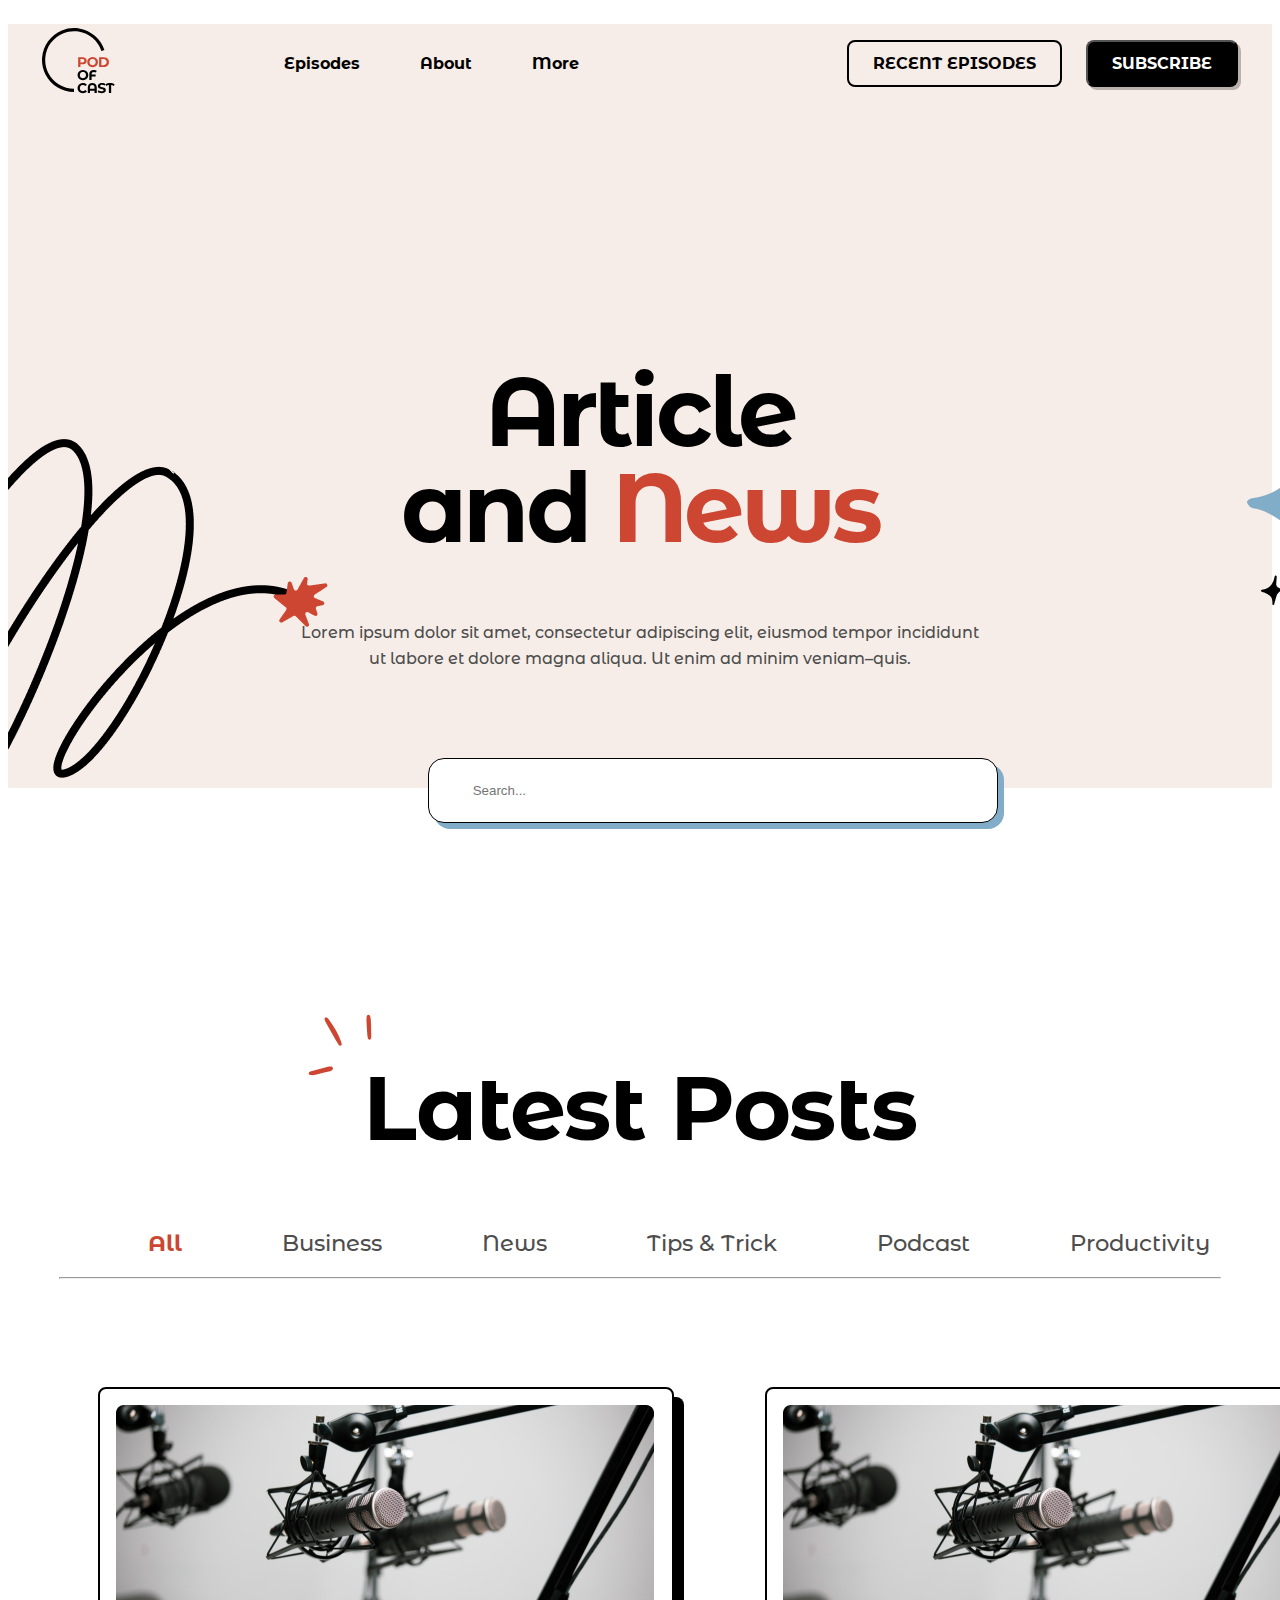
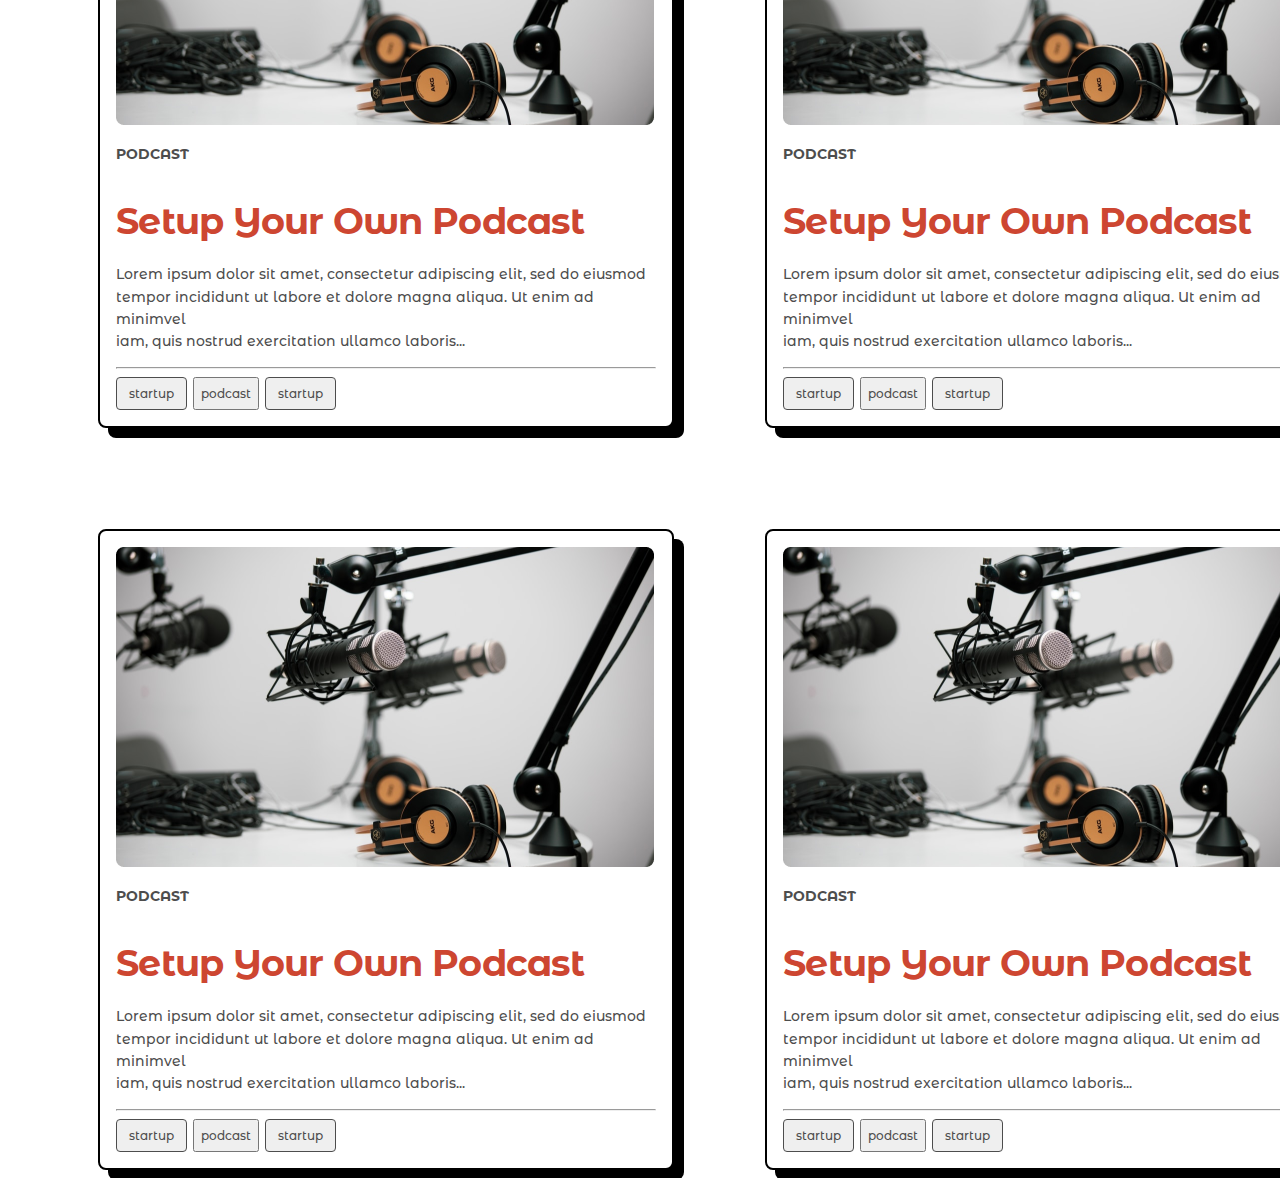
<file: index.html>
<!DOCTYPE html>
<html lang="en">
  <head>
    <meta charset="UTF-8" />
    <meta name="viewport" content="width=device-width, initial-scale=1.0" />
    <link
      rel="stylesheet"
      href="https://cdnjs.cloudflare.com/ajax/libs/font-awesome/6.4.0/css/all.min.css"
      integrity="sha512-iecdLmaskl7CVkqkXNQ/ZH/XLlvWZOJyj7Yy7tcenmpD1ypASozpmT/E0iPtmFIB46ZmdtAc9eNBvH0H/ZpiBw=="
      crossorigin="anonymous"
      referrerpolicy="no-referrer"
    />
    <link rel="stylesheet" href="./css/main.css" />
    <link rel="preconnect" href="https://fonts.googleapis.com" />
    <link rel="preconnect" href="https://fonts.gstatic.com" crossorigin />
    <link
      href="https://fonts.googleapis.com/css2?family=Montserrat+Alternates:ital,wght@0,100;0,200;0,300;0,400;0,500;0,600;0,700;0,800;0,900;1,100;1,200;1,300;1,400;1,500;1,600;1,700;1,800;1,900&display=swap"
      rel="stylesheet"
    />
    <title>Article and News</title>
  </head>
  <body>
    <header class="header">
      <nav class="header__nav container">
        <a class="header__nav-logo" href="#"
          ><img src="./img/logo.svg" alt="logo"
        /></a>
        <ul class="header__nav-list">
          <li class="header__nav-item"><a href="#">Episodes</a></li>
          <li class="header__nav-item"><a href="#">About</a></li>
          <li class="header__nav-item"><a href="#">More</a></li>
        </ul>
        <div class="header__nav-button">
          <button class="button-1"><a href="#"> RECENT EPISODES</a></button>
          <button class="button-2"><a href="#">SUBSCRIBE</a></button>
        </div>
      </nav>
      <div class="header__hero">
        <div class="header__hero-text">
          <h1>
            Article <br />
            and <span> News</span>
          </h1>
          <p>
            Lorem ipsum dolor sit amet, consectetur adipiscing elit, eiusmod
            tempor incididunt <br />
            ut labore et dolore magna aliqua. Ut enim ad minim veniam–quis.
          </p>
        </div>
        <div class="header__hero-img">
          <img class="header__left-img" src="./img/vector.png" alt="left-img" />
          <img
            class="header__right-img"
            src="./img/vector-right.png"
            alt="right-img"
          />
        </div>
        <!-- <form method="get" action="#" class="signup-inp"> -->
        <input type="search" placeholder=" Search..." />
        <!-- </form> -->
      </div>
    </header>
    <main>
      <div class="main-start">
        <div class="title">
          <img class="h2-img" src="./img/Sparkle.svg" alt="sparkle" />
          <h2>Latest Posts</h2>
        </div>
        <ul class="main__list">
          <li class="main__list-item">
            <a href="#"><span>All</span> </a>
          </li>
          <li class="main__list-item"><a href="#">Business</a></li>
          <li class="main__list-item"><a href="#">News</a></li>
          <li class="main__list-item"><a href="#">Tips & Trick</a></li>
          <li class="main__list-item"><a href="#">Podcast</a></li>
          <li class="main__list-item"><a href="#">Productivity</a></li>
        </ul>
        <hr class="hr-1" />
        <div class="grid-container">
        <div class="podcast">
          <div class="podcast__img">
            <img src="./img/img.png" alt="microfo" />
          </div>
          <div class="podcast__text">
            <h3>PODCAST</h3>
            <h2>Setup Your Own Podcast</h2>
            <p>
              Lorem ipsum dolor sit amet, consectetur adipiscing elit, sed do
              eiusmod <br />
              tempor incididunt ut labore et dolore magna aliqua. Ut enim ad
              minimvel <br />
              iam, quis nostrud exercitation ullamco laboris...
            </p>
            <hr class="hr-2" />
          </div>

          <div class="podcast__button">
            <button class="button-1"><a href="#">startup</a></button>
            <button class="button-2"><a href="#">podcast</a></button>
            <button class="button-3"><a href="#">startup</a></button>
          </div>
        </div>

        <div class="podcast">
          <div class="podcast__img">
            <img src="./img/img.png" alt="microfo" />
          </div>
          <div class="podcast__text">
            <h3>PODCAST</h3>
            <h2>Setup Your Own Podcast</h2>
            <p>
              Lorem ipsum dolor sit amet, consectetur adipiscing elit, sed do
              eiusmod <br />
              tempor incididunt ut labore et dolore magna aliqua. Ut enim ad
              minimvel <br />
              iam, quis nostrud exercitation ullamco laboris...
            </p>
            <hr class="hr-2" />
          </div>

          <div class="podcast__button">
            <button class="button-1"><a href="#">startup</a></button>
            <button class="button-2"><a href="#">podcast</a></button>
            <button class="button-3"><a href="#">startup</a></button>
          </div>
        </div>

        <div class="podcast">
          <div class="podcast__img">
            <img src="./img/img.png" alt="microfo" />
          </div>
          <div class="podcast__text">
            <h3>PODCAST</h3>
            <h2>Setup Your Own Podcast</h2>
            <p>
              Lorem ipsum dolor sit amet, consectetur adipiscing elit, sed do
              eiusmod <br />
              tempor incididunt ut labore et dolore magna aliqua. Ut enim ad
              minimvel <br />
              iam, quis nostrud exercitation ullamco laboris...
            </p>
            <hr class="hr-2" />
          </div>

          <div class="podcast__button">
            <button class="button-1"><a href="#">startup</a></button>
            <button class="button-2"><a href="#">podcast</a></button>
            <button class="button-3"><a href="#">startup</a></button>
          </div>
        </div>

        <div class="podcast">
          <div class="podcast__img">
            <img src="./img/img.png" alt="microfo" />
          </div>
          <div class="podcast__text">
            <h3>PODCAST</h3>
            <h2>Setup Your Own Podcast</h2>
            <p>
              Lorem ipsum dolor sit amet, consectetur adipiscing elit, sed do
              eiusmod <br />
              tempor incididunt ut labore et dolore magna aliqua. Ut enim ad
              minimvel <br />
              iam, quis nostrud exercitation ullamco laboris...
            </p>
            <hr class="hr-2" />
          </div>

          <div class="podcast__button">
            <button class="button-1"><a href="#">startup</a></button>
            <button class="button-2"><a href="#">podcast</a></button>
            <button class="button-3"><a href="#">startup</a></button>
          </div>
        </div>
      </div>
      </div>
      
    </main>
  </body>
</html>
</file>
<file: css/main.css>
.conteiner {
  margin: 0 auto;
  width: 1300px;
}

.header {
  background: #f7ede8;
}
.header .header__nav {
  display: flex;
  margin-top: 24px;
  align-items: center;
  justify-content: space-around;
}
.header .header__nav-list {
  display: flex;
  margin-right: 200px;
}
.header a {
  text-decoration: none;
  color: var(--black, #000);
  font-family: "Montserrat Alternates", sans-serif;
  font-size: 22px;
  font-size: 16px;
  font-style: normal;
  font-weight: 700;
  line-height: normal;
}
.header .header__nav-item {
  margin-left: 60px;
  list-style: none;
}
.header .button-1 {
  padding: 12px 24px;
  justify-content: center;
  align-items: center;
  border-radius: 8px;
  border: 2px solid #000;
  background-color: #f7ede8;
}
.header .button-2 {
  padding: 12px 24px;
  justify-content: center;
  align-items: center;
  border-radius: 8px;
  background: var(--black, #000);
  box-shadow: 3px 3px 0px 0px rgba(0, 0, 0, 0.25);
  margin-left: 20px;
}
.header .button-2 a {
  color: white;
}
.header h1 {
  color: var(--black, #000);
  text-align: center;
  margin-top: 162px;
  font-family: Montserrat Alternates;
  font-size: 96px;
  font-style: normal;
  font-weight: 700;
  line-height: 100%;
  letter-spacing: -3.84px;
}
.header h1 span {
  color: var(--vermillion, #cd4631);
  font-family: Montserrat Alternates;
  font-size: 96px;
  font-style: normal;
  font-weight: 700;
  line-height: 100%;
  letter-spacing: -3.84px;
}
.header .header__hero-text {
  color: var(--davys-grey, #4d4d4d);
  text-align: center;
  font-family: Montserrat Alternates;
  font-size: 16px;
  font-style: normal;
  font-weight: 500;
  line-height: 160%;
  padding: 100px;
}
.header .header__left-img {
  position: absolute;
  margin-top: -500px;
}
.header .header__right-img {
  position: absolute;
  margin-left: 1239px;
  margin-top: -350px;
}
.header input {
  position: absolute;
  display: flex;
  width: 570px;
  padding: 24px 0px 24px 40px;
  align-items: center;
  gap: 24px;
  margin-left: 420px;
  border-radius: 16px;
  border: 1.5px solid var(--black, #000);
  background: #fff;
  box-shadow: 6px 6px 0px 0px #81adc8;
  margin-top: -30px;
}

main .title {
  color: var(--black, #000);
  text-align: center;
  font-family: Montserrat Alternates;
  font-size: 59.3px;
  font-style: normal;
  font-weight: 700;
  line-height: 120%;
  letter-spacing: -1.186px;
  margin-top: 141px;
}
main .h2-img {
  margin-top: -60px;
  line-height: 140%;
  letter-spacing: -0.453px;
  margin-left: -600px;
  margin-bottom: -120px;
}
main .main__list {
  display: flex;
  list-style: none;
  margin-top: 80px;
}
main .main__list-item a {
  text-decoration: none;
  color: var(--davys-grey, #4d4d4d);
  margin-left: 100px;
  font-family: Montserrat Alternates;
  font-size: 22.65px;
  font-style: normal;
  font-weight: 500;
  line-height: 160%;
}
main a span {
  color: #cd4631;
  font-weight: 700;
  line-height: 140%;
}
main .hr-1 {
  width: 1160px;
  height: 0px;
  flex-shrink: 0;
  stroke-width: 1.5px;
  stroke: var(--davys-grey, #4d4d4d);
}
main .podcast__text h3 {
  width: 538px;
  color: var(--davys-grey, #4d4d4d);
  font-family: Montserrat Alternates;
  font-size: 14px;
  font-style: normal;
  font-weight: 700;
  line-height: 160%;
}
main .podcast__text h2 {
  width: 538px;
  height: 37px;
  color: var(--vermillion, #cd4631);
  font-family: Montserrat Alternates;
  font-size: 36.65px;
  font-style: normal;
  font-weight: 700;
  line-height: 140%;
  letter-spacing: -0.733px;
}
main .podcast__text p {
  width: 538px;
  color: var(--davys-grey, #4d4d4d);
  font-family: Montserrat Alternates;
  font-size: 14px;
  font-style: normal;
  font-weight: 500;
  line-height: 160%;
}
main .button-1 {
  padding: 6px 12px;
  justify-content: center;
  align-items: center;
  gap: 10px;
  border-radius: 4px;
  border: 1px solid var(--davys-grey, #4d4d4d);
}
main .button-1 a {
  text-decoration: none;
  color: var(--davys-grey, #4d4d4d);
  font-family: Montserrat Alternates;
  font-size: 12px;
  font-style: normal;
  font-weight: 500;
  line-height: 160%;
}
main .podcast button {
  margin-right: 6px;
}
main .podcast__button {
  display: flex;
}
main .button-2 {
  color: var(--davys-grey, #4d4d4d);
  font-family: Montserrat Alternates;
  font-size: 12px;
  font-style: normal;
  font-weight: 500;
  line-height: 160%;
}
main .button-2 a {
  text-decoration: none;
  color: var(--davys-grey, #4d4d4d);
  font-family: Montserrat Alternates;
  font-size: 12px;
  font-style: normal;
  font-weight: 500;
  line-height: 160%;
}
main .button-3 {
  padding: 6px 12px;
  justify-content: center;
  align-items: center;
  gap: 10px;
  border-radius: 4px;
  border: 1px solid var(--davys-grey, #4d4d4d);
}
main .button-3 a {
  text-decoration: none;
  color: var(--davys-grey, #4d4d4d);
  font-family: Montserrat Alternates;
  font-size: 12px;
  font-style: normal;
  font-weight: 500;
  line-height: 160%;
}
main .hr-2 {
  width: 538px;
  height: 0px;
  stroke-width: 0.5px;
  stroke: var(--davys-grey, #4d4d4d);
}
main .podcast {
  margin-top: 100px;
  margin-left: 90px;
  width: 540px;
  padding: 16px;
  flex-direction: column;
  justify-content: center;
  align-items: flex-start;
  gap: 40px;
  border-radius: 8px;
  border: 2px solid var(--black, #000);
  background: #fff;
  box-shadow: 10px 10px 0px 0px #000;
}
main .grid-container {
  display: grid;
  grid-template-columns: auto auto;
  gap: 1px;
}

/*# sourceMappingURL=main.css.map */
</file>
